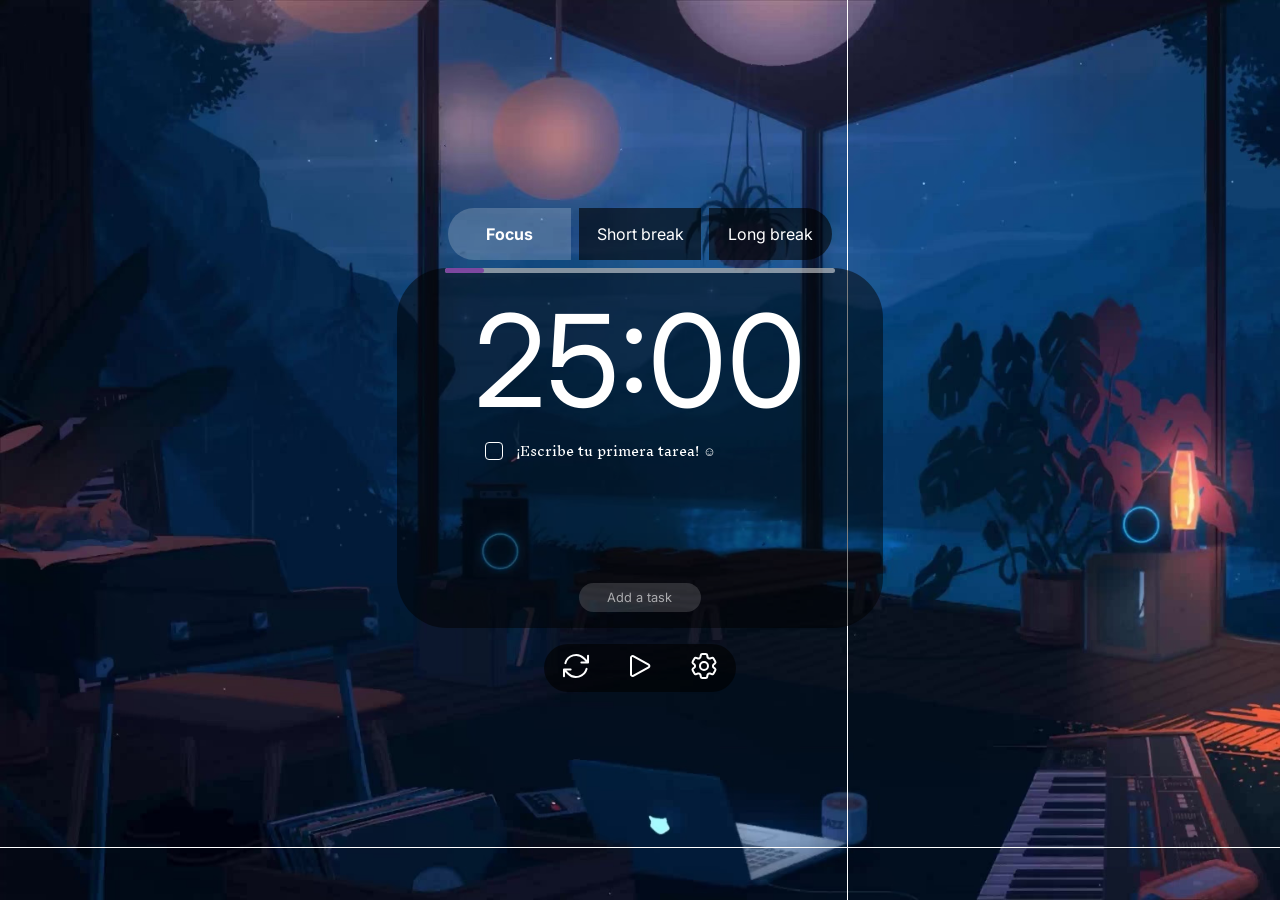
<file: client/index.html>
<!doctype html>
<html lang="en">
  <head>
    <link rel="stylesheet" href="src/style.css">
    <link href='https://fonts.googleapis.com/css?family=Inter' rel='stylesheet'>
    <link href="https://fonts.googleapis.com/css2?family=Inknut+Antiqua:wght@300;400;500;600;700;800;900&display=swap" rel="stylesheet">
    <meta name="viewport" content="width=device-width, initial-scale=1.0">

  </head>
  <body>
    <div class="default-background"></div>
    <main>
      <!-- OVERLAY -->
      <div class="config-overlay hidden" id="config-overlay"></div>

      <!-- MÓDULO DE CONFIGURACIÓN -->
      <section id="config-display" class="config-display hidden">
        <!-- <h2 class="config-title">Settings</h2> -->

        <section class="config-options">
          <button id="timer-settings-btn" class="selected">Pomodoro timer</button>
          <button id="sounds-settings-btn">Sounds</button>
          <button id="background-settings-btn">Background</button>
        </section>
        <div id="timer-settings">
          <div id="phaseTime-settings">
            <div id="config-focus">
              <p class="input-time-config-text">Pomodoro</p>
              <input id="input-pomodoro" class="input-timer"></input>
            </div>
            <div id="config-short-break">
              <p class="input-time-config-text">
                <span id="long-text-short-break">Short Break</span>
                <span id="short-text-short-break">Short</span>
              </p>
              <input id="input-short-break" class="input-timer"></input>
            </div>
            <div id="config-long-break">
              <p class="input-time-config-text">
                <span id="long-text-long-break">Long Break</span>
                <span id="short-text-long-break">Long</span>
              </p>
              <input id="input-long-break" class="input-timer"></input>
            </div>
          </div>
          <button id="save-timer-settings">Save</button>
          <div class="switch-container">
            <span class="switch-text">Auto Start Breaks</span>
            <input type="checkbox" id="auto-breaks">
            <label for="auto-breaks" class="switch-track"></label>
          </div>
          <div class="switch-container">
            <span class="switch-text">Auto Start Pomodoro</span>
            <input type="checkbox" id="auto-pomodoro">
            <label for="auto-pomodoro" class="switch-track"></label>
          </div>

          <div id="long-break-interval" class="switch-container">
            <label for="long-interval">Long Break Interval</label>
            <input id="long-interval" class="long-interval-input">
          </div>
        </div>
          
        <div id="sounds-settings" class="to-come-settings hidden">Coming soon...</div>
        <div id="background-settings" class="to-come-settings hidden">Coming soon...</div>

      </section>

      <!-- USUARIO -->
      <!-- <div class="user-circle"></div>
      <section class="user">
        <svg xmlns="http://www.w3.org/2000/svg" fill="none" viewBox="0 0 24 24" stroke-width="1.5" stroke="currentColor" class="size-6">
          <path stroke-linecap="round" stroke-linejoin="round" d="M15.75 6a3.75 3.75 0 1 1-7.5 0 3.75 3.75 0 0 1 7.5 0ZM4.501 20.118a7.5 7.5 0 0 1 14.998 0A17.933 17.933 0 0 1 12 21.75c-2.676 0-5.216-.584-7.499-1.632Z" />
        </svg>
      </section> -->
      <section class="session">
        <button id="focus-btn" class="active-phase">Focus</button>
        <button id="short-break-btn" class="inactive-phase">Short break</button>
        <button id="long-break-btn" class="inactive-phase">Long break</button>
      </section>
      <section class="timer-box">
        <div class="progress-bar">
          <div class="progress-made"></div>
        </div>
        
        <div class="time-display" id="time-display"></div>

        <section class="task-list">
          <ul id="task-list-ul"></ul>
        </section>
        <section class="add-task">
          <div class="add-task-form"></div>
        </section>
        <button id="add-task-btn">Add a task</button>
      </section>
      <div class="controls">
      <button class="restart-btn" id="restart-btn">
        <svg xmlns="http://www.w3.org/2000/svg" fill="none" viewBox="0 0 24 24" stroke-width="1.5" stroke="currentColor" class="size-6">
          <path stroke-linecap="round" stroke-linejoin="round" d="M16.023 9.348h4.992v-.001M2.985 19.644v-4.992m0 0h4.992m-4.993 0 3.181 3.183a8.25 8.25 0 0 0 13.803-3.7M4.031 9.865a8.25 8.25 0 0 1 13.803-3.7l3.181 3.182m0-4.991v4.99" />
        </svg>
      </button>
      <button class="start-btn" id="start-btn">
        <svg xmlns="http://www.w3.org/2000/svg" fill="none" viewBox="0 0 24 24" stroke-width="1.5" stroke="currentColor" class="size-6">
          <path stroke-linecap="round" stroke-linejoin="round" d="M5.25 5.653c0-.856.917-1.398 1.667-.986l11.54 6.347a1.125 1.125 0 0 1 0 1.972l-11.54 6.347a1.125 1.125 0 0 1-1.667-.986V5.653Z" />
        </svg>
      </button>
      <button class="pause-btn" id="pause-btn">
        <svg xmlns="http://www.w3.org/2000/svg" fill="none" viewBox="0 0 24 24" stroke-width="1.5" stroke="currentColor" class="size-6">
          <path stroke-linecap="round" stroke-linejoin="round" d="M15.75 5.25v13.5m-7.5-13.5v13.5" />
        </svg>
      </button>
      <button class="config-timer-btn" id="config-timer-btn">
        <svg xmlns="http://www.w3.org/2000/svg" fill="none" viewBox="0 0 24 24" stroke-width="1.5" stroke="currentColor" class="size-6">
          <path stroke-linecap="round" stroke-linejoin="round" d="M9.594 3.94c.09-.542.56-.94 1.11-.94h2.593c.55 0 1.02.398 1.11.94l.213 1.281c.063.374.313.686.645.87.074.04.147.083.22.127.325.196.72.257 1.075.124l1.217-.456a1.125 1.125 0 0 1 1.37.49l1.296 2.247a1.125 1.125 0 0 1-.26 1.431l-1.003.827c-.293.241-.438.613-.43.992a7.723 7.723 0 0 1 0 .255c-.008.378.137.75.43.991l1.004.827c.424.35.534.955.26 1.43l-1.298 2.247a1.125 1.125 0 0 1-1.369.491l-1.217-.456c-.355-.133-.75-.072-1.076.124a6.47 6.47 0 0 1-.22.128c-.331.183-.581.495-.644.869l-.213 1.281c-.09.543-.56.94-1.11.94h-2.594c-.55 0-1.019-.398-1.11-.94l-.213-1.281c-.062-.374-.312-.686-.644-.87a6.52 6.52 0 0 1-.22-.127c-.325-.196-.72-.257-1.076-.124l-1.217.456a1.125 1.125 0 0 1-1.369-.49l-1.297-2.247a1.125 1.125 0 0 1 .26-1.431l1.004-.827c.292-.24.437-.613.43-.991a6.932 6.932 0 0 1 0-.255c.007-.38-.138-.751-.43-.992l-1.004-.827a1.125 1.125 0 0 1-.26-1.43l1.297-2.247a1.125 1.125 0 0 1 1.37-.491l1.216.456c.356.133.751.072 1.076-.124.072-.044.146-.086.22-.128.332-.183.582-.495.644-.869l.214-1.28Z" />
          <path stroke-linecap="round" stroke-linejoin="round" d="M15 12a3 3 0 1 1-6 0 3 3 0 0 1 6 0Z" />
        </svg>
      </button>
    </div>
      
    </main> 

    <script type="module" src="./src/timer.js"></script>
    <script type="module" src="./src/tasks.js"></script>
  </body>
</html>
</file>
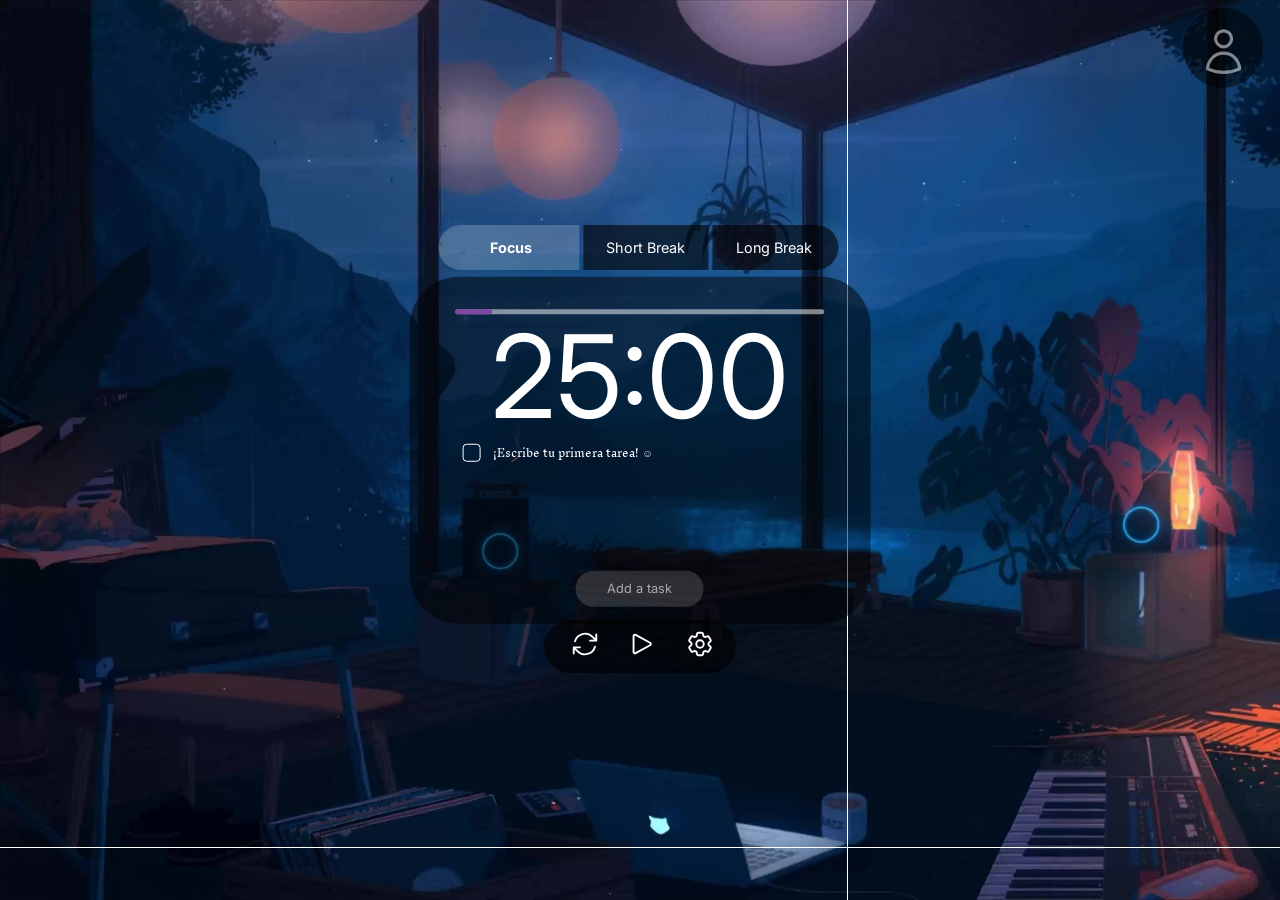
<file: docs/index.html>
<!doctype html>
<html lang="en">
  <head>
    <link rel="stylesheet" href="src/style.css">
    <link href='https://fonts.googleapis.com/css?family=Inter' rel='stylesheet'>
    <link href="https://fonts.googleapis.com/css2?family=Inknut+Antiqua:wght@300;400;500;600;700;800;900&display=swap" rel="stylesheet">
  </head>
  <body>
    <div class="default-background"></div>
    <main>
      <!-- OVERLAY -->
      <div class="config-overlay hidden" id="config-overlay"></div>

      <!-- MÓDULO DE CONFIGURACIÓN -->
      <section id="config-display" class="config-display hidden">
        <h2 class="config-title">Settings</h2>
        <section class="config-options">
          <button id="timer-settings-btn">Pomodoro timer</button>
          <button id="sounds-settings-btn">Sounds</button>
          <button id="background-settings-btn">Background</button>
        </section>
        <div id="timer-settings">
          <div id="input-minutes"></div>
        </div>
        <div id="sounds-settings" class="hidden"></div>
        <div id="background-settings" class="hidden"></div>
      </section>
      <div class="user-circle"></div>
      <section class="user">
        <svg xmlns="http://www.w3.org/2000/svg" fill="none" viewBox="0 0 24 24" stroke-width="1.5" stroke="currentColor" class="size-6">
          <path stroke-linecap="round" stroke-linejoin="round" d="M15.75 6a3.75 3.75 0 1 1-7.5 0 3.75 3.75 0 0 1 7.5 0ZM4.501 20.118a7.5 7.5 0 0 1 14.998 0A17.933 17.933 0 0 1 12 21.75c-2.676 0-5.216-.584-7.499-1.632Z" />
        </svg>
      </section>
      <section class="session">
        <button id="focus-btn" class="active-phase">Focus</button>
        <button id="short-break-btn" class="inactive-phase">Short Break</button>
        <button id="long-break-btn" class="inactive-phase">Long Break</button>
      </section>
      <section class="timer-box-container">
        <section class="timer-box">
          <div class="progress-bar">
            <div class="progress-made"></div>
          </div>
          
          <div class="time-display" id="time-display"></div>

          <section class="task-list">
            <ul id="task-list-ul"></ul>
          </section>
          <section class="add-task">
            <div class="add-task-form"></div>
          </section>
          <button id="add-task-btn">Add a task</button>
        </section>
        <div class="controls">
        <button class="restart-btn" id="restart-btn">
          <svg xmlns="http://www.w3.org/2000/svg" fill="none" viewBox="0 0 24 24" stroke-width="1.5" stroke="currentColor" class="size-6">
            <path stroke-linecap="round" stroke-linejoin="round" d="M16.023 9.348h4.992v-.001M2.985 19.644v-4.992m0 0h4.992m-4.993 0 3.181 3.183a8.25 8.25 0 0 0 13.803-3.7M4.031 9.865a8.25 8.25 0 0 1 13.803-3.7l3.181 3.182m0-4.991v4.99" />
          </svg>
        </button>
        <button class="start-btn" id="start-btn">
          <svg xmlns="http://www.w3.org/2000/svg" fill="none" viewBox="0 0 24 24" stroke-width="1.5" stroke="currentColor" class="size-6">
            <path stroke-linecap="round" stroke-linejoin="round" d="M5.25 5.653c0-.856.917-1.398 1.667-.986l11.54 6.347a1.125 1.125 0 0 1 0 1.972l-11.54 6.347a1.125 1.125 0 0 1-1.667-.986V5.653Z" />
          </svg>
        </button>
        <button class="pause-btn" id="pause-btn">
          <svg xmlns="http://www.w3.org/2000/svg" fill="none" viewBox="0 0 24 24" stroke-width="1.5" stroke="currentColor" class="size-6">
            <path stroke-linecap="round" stroke-linejoin="round" d="M15.75 5.25v13.5m-7.5-13.5v13.5" />
          </svg>
        </button>
        <button class="config-timer-btn" id="config-timer-btn">
          <svg xmlns="http://www.w3.org/2000/svg" fill="none" viewBox="0 0 24 24" stroke-width="1.5" stroke="currentColor" class="size-6">
            <path stroke-linecap="round" stroke-linejoin="round" d="M9.594 3.94c.09-.542.56-.94 1.11-.94h2.593c.55 0 1.02.398 1.11.94l.213 1.281c.063.374.313.686.645.87.074.04.147.083.22.127.325.196.72.257 1.075.124l1.217-.456a1.125 1.125 0 0 1 1.37.49l1.296 2.247a1.125 1.125 0 0 1-.26 1.431l-1.003.827c-.293.241-.438.613-.43.992a7.723 7.723 0 0 1 0 .255c-.008.378.137.75.43.991l1.004.827c.424.35.534.955.26 1.43l-1.298 2.247a1.125 1.125 0 0 1-1.369.491l-1.217-.456c-.355-.133-.75-.072-1.076.124a6.47 6.47 0 0 1-.22.128c-.331.183-.581.495-.644.869l-.213 1.281c-.09.543-.56.94-1.11.94h-2.594c-.55 0-1.019-.398-1.11-.94l-.213-1.281c-.062-.374-.312-.686-.644-.87a6.52 6.52 0 0 1-.22-.127c-.325-.196-.72-.257-1.076-.124l-1.217.456a1.125 1.125 0 0 1-1.369-.49l-1.297-2.247a1.125 1.125 0 0 1 .26-1.431l1.004-.827c.292-.24.437-.613.43-.991a6.932 6.932 0 0 1 0-.255c.007-.38-.138-.751-.43-.992l-1.004-.827a1.125 1.125 0 0 1-.26-1.43l1.297-2.247a1.125 1.125 0 0 1 1.37-.491l1.216.456c.356.133.751.072 1.076-.124.072-.044.146-.086.22-.128.332-.183.582-.495.644-.869l.214-1.28Z" />
            <path stroke-linecap="round" stroke-linejoin="round" d="M15 12a3 3 0 1 1-6 0 3 3 0 0 1 6 0Z" />
          </svg>
        </button>
      </div>
      </section>
      
    </main> 

    <script type="module" src="./src/timer.js"></script>
    <script type="module" src="./src/tasks.js"></script>
  </body>
</html>
</file>
<file: client/src/style.css>
body {
    margin: 0;
}

main {
    display: flex;
    flex-direction: column;
    align-items: center;
    height: 100vh;
    justify-content: center;
}

.default-background {
    background-image: url("/assets/default-background.avif");
    position: fixed;
    top: 0;
    left: 0;
    width: 100vw;
    height: 100vh;  
    background-size: cover;
    z-index: -1;   
}


.user-circle {
    /* position: absolute; */
    width: 80px;
    height: 80px;
    background-color: black;
    border-radius: 100px;
    opacity: 50%;
    margin-left: 91.8vw;
}

.user {
    /* position: absolute; */
    width: 4vw;
    height: 4vh;
    color: white;
    opacity: 50%;
    margin-left: 93vw;
    margin-top: 2vh;
}


.session {
    display: flex;
    flex-direction: row;
    align-items: center;
    justify-content: space-between;
    gap: 0.5rem;
    padding-left: 1rem;
    padding-right: 1rem;
    width: 30%;
    max-width: 500px;
    font-size: 1em;
    font-family: "Inter";
    color: white;
    margin-bottom: 0.5rem;
}

#focus-btn { 
    flex: 1;
    border-top-left-radius: 100px;
    border-bottom-left-radius: 100px;
    text-align: center;
    padding-top: 1rem;
    padding-bottom: 1rem;
}


#short-break-btn { 
    flex: 1;
    text-align: center;
    padding-top: 1rem;
    padding-bottom: 1rem;
    width: 20%;
}

#long-break-btn { 
    flex: 1;
    border-top-right-radius: 100px;
    border-bottom-right-radius: 100px;
    text-align: center;
    padding-top: 1rem;
    padding-bottom: 1rem;
    width: 20%;
}



.active-phase {
    all: unset;
    cursor: pointer;
    background-color: rgba(255, 255, 255, 0.2);
    font-weight: 700;
}

.inactive-phase {
    all: unset;
    cursor: pointer;
    background-color: rgba(0, 0, 0, 0.6);   
}



.timer-box {
    display: flex;
    flex-direction: column;
    align-items: center;
    color: white;
    background-color: rgba(0, 0, 0, 0.5);
    border-radius: 50px;
    width: 38%;
    max-width: 600px;
    min-width: 300px;
    aspect-ratio: 5 / 3;
}

.progress-bar {
    width: 80%;
    height: 1.5%;
    background-color: white;
    border-radius: 100px;
    opacity: 50%;
} 

.progress-made {
    background-color: #ED6AFF;
    width: 10%;
    height: 100%;
    border-radius: 100px;
}


.time-display {
    display: flex;
    flex-direction: row;
    align-items: center;
    font-size: clamp(1rem, 8rem, 9em);
    font-family: "Inter";
    margin-top: 2%;
    justify-content: center;
}







/* ---------------------------- TAREAS -----------------------------*/
.task-list {
    display: flex;
    flex-direction: column;
    width: 80%;
    height: 15vh;
    overflow-y: auto;   
}

/* Scrollbar de task list */
.task-list::-webkit-scrollbar {
    width: 6px; /* grosor */
    background-color: rgba(255, 255, 255, 0.2);
    border-radius: 20px;
}

.task-list::-webkit-scrollbar-track {
    background: transparent; /* fondo */
}

.task-list::-webkit-scrollbar-thumb {
    background-color: rgba(255, 255, 255, 0.3); /* color barra */
    border-radius: 10px;
}

.task-list::-webkit-scrollbar-thumb:hover {
    background-color: rgba(255, 255, 255, 0.5);
}


#task-list-ul {
    list-style: none;
    margin-top: 0;
    margin-right: 4vw;
}

#task-list-ul li {
    overflow: visible;
    display: flex;
    flex-direction: row;
    align-items: center;
    margin-bottom: 0.2vh;
}

#task-list-ul li:hover:not(.li-new-task) {
    background-color: rgba(255, 255, 255, 0.2);
    border-radius: 50px;
}

#task-list-ul li:hover .task-options-btn {
    visibility: visible;
}

.li-hover-persistent {
    background-color: rgba(255, 255, 255, 0.2);
    border-radius: 50px;
}

.task-options-btn:hover {
    visibility: visible;
}

.task-text {
    font-family: "Inknut Antiqua";
    font-weight: 200;
    font-size: clamp(0.5em, 0.8em, 1em);
    line-height: 1em;
}

.task-checkbox {
    flex: 0 0 auto;
    vertical-align: middle;
    content: "";
    width: 1rem;
    aspect-ratio: 1 / 1;
    border-style: solid;
    border-width: 1px;
    border-color: white;
    border-radius: 4px; 
    margin-right: 1vw;
    cursor: pointer;
    align-items: flex-start;
}

.task-options-btn {
    all: unset;
    cursor: pointer;
    margin-left: auto;
    margin-right: 0.5vw;
    padding-left: 0.5vw;
    padding-bottom: 0.7vh;
    border-radius: 100px;
    height: 20px;
    width: 20px;
    visibility: hidden;
}

.task-options-menu {
    /* position: absolute;  */
    left: 87%;
    background-color: rgba(255, 255, 255, 0.2);
    border-radius: 20px;
    z-index: 100;
    width: 6em;
}

.task-delete-option {
    font-family: "Inknut Antiqua";
    font-size: 0.8em;
    color: white;
    cursor: pointer;
    padding-left: 1em;
    padding-right: 1em;
    transition: background-color 0.2s ease;
}

.task-delete-option:hover {
    background-color: rgba(255, 255, 255, 0.15);
}


.task-completed-checkbox::after {
    content: "✓"; /* También puedes usar ✓ o cualquier otro símbolo */
    color: white;
    opacity: 60%;
    font-size: 1em;
    display: block;
    text-align: center;
    line-height: 1.2em; /* Igual que el alto del span para centrarlo */
}

.task-completed-text {
    color: rgba(255, 255, 255, 0.6);
    /* position: relative; */
    font-style: italic;
    font-weight: 100;
}
.task-completed-text::after {
    content: "";
    /* position: absolute; */
    top: 50%;  
    left: 0%;
    width: 100%;
    height: 1px;  
    background-color: white; 
    z-index: 1; 
}


#add-task-btn {
    all: unset;
    cursor: pointer;

    width: 25%;
    aspect-ratio: 4 / 1;


    background-color: rgba(255, 255, 255, 0.15); /*Color del botón*/
    color: rgba(255, 255, 255, 0.6);  /*Color de texto*/
    border-radius: 100px;
    font-size: 0.8em;
    font-family: "Inter";
    text-align: center;
    margin-bottom: 1rem;
    margin-top: 1rem;
}

#add-task-btn:hover {
    background-color: rgba(255, 255, 255, 0.4); /*Color del botón*/
    font-weight: 600;
    color: white;
}



.task-text-input {
    all: unset;
    font-family: "Inknut Antiqua";
    font-weight: 200;
    font-size: clamp(0.5em, 0.8em, 1em);
    color: white;
    background: transparent;
    border: none;
    border-bottom: 0.5px solid rgba(255, 255, 255, 0.5);
    line-height: 1em; /* Haz que coincida con .task-text */
    width: 80%;
    max-width: 80%;
}
.task-text-input:focus {
    border-bottom: 0.5px solid rgba(255, 255, 255, 0.5);
}



/* TIMER BUTTONS */
.controls { /* Controls container*/
    display: flex;
    flex-direction: row;
    align-items: center;
    justify-content: center;
    color: white;
    background-color: rgba(0, 0, 0, 0.6);
    width: 15%;
    max-width: 200px;
    aspect-ratio: 4 / 1;
    border-radius: 100px;
    margin-top: 1rem;
    gap: 2rem;
}

.restart-btn,
.start-btn,
.pause-btn,
.config-timer-btn {
    background: none;
    border: none;
    outline: none;
    padding: 0;
    margin: 0;
    font: inherit; /* mantiene tipografía del contenedor */
    color: inherit; /* mantiene color del contenedor */
    cursor: pointer;
}
    

.restart-btn {
    flex: 1;
    width: 5%;
    padding-left: 1rem;
}

.start-btn {
    flex: 1;
}

.pause-btn {
    flex: 1;
    display: none;
}

.config-timer-btn {
    flex: 1;
    padding-right: 1rem;
}

.config-display {
    position: fixed;
    display: flex;
    flex-direction: row;
    align-items: center;
    justify-content: center;
    width: clamp(10em, 50%, 45rem);
    height: clamp(25em, 40%, 30rem);
    background-color: rgba(0, 0, 0, 0.3);
    color: white;
    z-index: 1000;
    font-family: "Inter";
    font-size: small;

    border-radius: 60px;
}

#short-text-short-break {
    display: none;
}

#short-text-long-break {
    display: none;
}
.config-title {
    position: fixed;
    font-size: clamp(0.2em, 2em, 3rem);

}
.config-overlay {
    position: fixed;
    width: 100vw;
    height: 100vh;
    backdrop-filter: blur(10px); 
    background-color: rgba(0, 0, 0, 0.3);
    z-index: 999;
}

.hidden {
    display: none;
    visibility: hidden;
}

/* Menú de configuración */
.config-options {
    width: 35%;
    height: fit-content;
    border-right: 2px solid rgba(255, 255, 255, 0.6);
    margin-left: 2em;
}

/* Botones del menú de configuración  */
.config-options button{
    all: unset;
    cursor: pointer;
    display: block;
    padding-top: 5%;
    padding-bottom: 5%;
    padding-left: 8%;
    padding-right: 2%;
    width: 100%;
    margin-bottom: 2%;
}

.config-options button:hover {
    background-color: rgba(255, 255, 255, 0.3);
    border-radius: 80px;
    width: 80%;
}

#timer-settings {
    position: relative;
    display: flex;
    flex-direction: column;
    left: 10%;
    gap: 0px;
}

#phaseTime-settings {
    display: flex;
    width: 80%;
    height: 30%;

    
}

#config-minutes {
    margin-left: 5%;
    margin-top: 5%;
    width: 20%;
}

#config-seconds {
    margin-left: 6%;
    margin-top: 5%;
    width: 20%;
}

.input-time-config-text {
    margin-bottom: 0%;
    font-family: "Inknut Antiqua";
    font-size: 300;
    margin-left: 10%;
}

.input-timer {
    all: unset;
    border: 1px solid rgba(255, 255, 255, 0.5);
    width: 50%;
    border-radius: 8px;
    font-size: large;
    margin-top: 0%;
    text-align: center;
    margin-left: 20%;
    padding-top: 5%;
    padding-bottom: 5%;
    
}

.config-options button.selected {
    background-color: rgba(255, 255, 255, 0.1);
    border-radius: 80px;
    width: 80%;
}

.config-options button.selected:hover{
    background-color: rgba(255, 255, 255, 0.3);
    border-radius: 80px;
    width: 80%;
}

#save-timer-settings {
    all: unset;
    cursor: pointer;
    width: 20%;
    height: 10%;
    background-color: rgba(255, 255, 255, 0.1);
    font-family: "Inknut Antiqua";
    font-size: 100;
    text-align: center;
    border-radius: 20px;
    margin-left: 30%;
    margin-bottom: 5%;
    margin-top: 2%;
}

#save-timer-settings:hover {
    background-color: rgba(255, 255, 255, 0.4);
}

.config-timer-option {
    top: 45%;
    margin-left: 5%;
    font-family: "Inknut Antiqua";
}

.long-interval-input {
    all: unset;
    border: 1px solid rgba(255, 255, 255, 0.5);
    width: 2.5em;
    height: 2em;
    border-radius: 8px;
    font-size: 150;
    text-align: center;
    font-family:"Inter";
}

#auto-breaks {
    position: relative;
    margin-top: 5%;
}

.switch-container {
    display: flex;
    align-items: center;
    justify-content: space-between;
    width: 70%;
    font-family: "Inknut Antiqua";
}

.switch-container input[type="checkbox"] {
    /* position: absolute; */
    opacity: 0;
    width: 0;
    height: 0;
    margin-right: 0;
}

.switch-track {
    width: 45px;
    height: 24px;
    background-color: #ccc;
    border-radius: 999px;
    position: relative;
    cursor: pointer;
    transition: background-color 0.2s;
}

.switch-track::after {
    content: "";
    position: absolute;
    top: 2px;
    left: 2px;
    width: 20px;
    height: 20px;
    background-color: white;
    border-radius: 50%;
    transition: transform 0.2s;
}

/* Estado ON */
input[type="checkbox"]:checked + .switch-track {
    background-color: #4caf50;
}

input[type="checkbox"]:checked + .switch-track::after {
    transform: translateX(20px);
}


.to-come-settings {
    position: absolute;
    font-family: "Inknut Antiqua";
    font-size: large;
}

/* Para móviles */
@media (max-width: 500px) {
    .session {
        width: 80%;
        gap: 0.2rem;
        font-size: 0.7rem;
    }

    
    .controls {
        width: 100%;
        aspect-ratio: 5 / 1;
    }

    .time-display {
        font-size: 5em;
    }
    
    .task-text {
        font-size: 0.5em;
    }

    .task-text-input {
        font-size: 0.5em;
    }

    #add-task-btn {
        width: 40%;
    }

    .config-display {
        width: 100%;
        height: 60%;
    }

    .config-options {
        margin-left: 1em;
        font-size: x-small;
        padding-right: 1em;
    }

    #short-text-short-break {
        display: inline;
    }

    #short-text-long-break {
        display: inline;
    }

    #long-text-short-break {
        display: none;
    }

    #long-text-long-break {
        display: none;
    }

}

@media (min-width: 501px) and (max-width: 767px) {
    .session {
        width: 60%;
    }

    .timer-box {
        width: 80%;
    }

    .controls {
        width: 40%;
        aspect-ratio: 5 / 1;
    }

    .time-display {
        font-size: 7em;
    }

    .task-text {
        font-size: clamp(0.2em, 0.6em, 0.6em);
    }

    #add-task-btn {
        margin-top: 2rem;
    }

    .task-text-input {
        font-size: clamp(0.2em, 0.6em, 0.6em);
    }

    .config-display {
        width: 100%;
        height: 60%;
    }

    
}


/* Para tablets */
@media (min-width: 768px) and (max-width: 1023px) {
    .session {
        width: 50%;
        gap: 0.3rem;
    }

    .timer-box {
        width: 70%;
    }


    .controls {
        width: 30%;
        aspect-ratio: 5 / 1;
    }

    .config-display {
        width: 80%;
        height: 60%;
    }
}
</file>
<file: docs/src/style.css>
.default-background {
    background-image: url("/assets/default-background.avif");
    position: fixed;
    top: 0;
    left: 0;
    width: 100vw;
    height: 100vh;  
    background-size: cover;
    z-index: -1;   
}


.user-circle {
    position: absolute;
    width: 80px;
    height: 80px;
    background-color: black;
    border-radius: 100px;
    opacity: 50%;
    margin-left: 91.8vw;
}

.user {
    position: absolute;
    width: 4vw;
    height: 4vh;
    color: white;
    opacity: 50%;
    margin-left: 93vw;
    margin-top: 2vh;
}

.session {
    position: absolute;
    width: 31.5vw;
    height: 5vh;
    top: 25%;
    left: 50%;
    transform: translate(-50%);
    z-index: 100;
}

#focus-btn { 
    position: relative;
    color: white;
    width: 7vw;
    height: 5vh;
    border-top-left-radius: 100px;
    border-bottom-left-radius: 100px;
    font-size: 0.9em;
    font-family: "Inter";
    padding-left: 4vw;
}

#short-break-btn { 
    position: relative;
    color: white;
    width: 7vw;
    height: 5vh;
    font-size: 0.9em;
    font-family: "Inter";
    padding-left: 1.8vw;
    padding-right: 1vw;
}

#long-break-btn { 
    position: relative;
    color: white;
    width: 8vw;
    height: 5vh;
    border-top-right-radius: 100px;
    border-bottom-right-radius: 100px;
    font-size: 0.9em;
    font-family: "Inter";
    padding-left: 1.8vw;
}



.active-phase {
    all: unset;
    cursor: pointer;
    background-color: rgba(255, 255, 255, 0.2);
    font-weight: 700;
}

.inactive-phase {
    all: unset;
    cursor: pointer;
    background-color: rgba(0, 0, 0, 0.6);   
}

.timer-box-container {
    position: absolute;
    color: white;
    top: 50%;
    left: 50%;
    transform: translate(-50%, -50%);
    width: clamp(5em, 60vw, 65rem);
    height: 70vh; 
}

.timer-box {
    position: relative;
    background-color: rgba(0, 0, 0, 0.5);
    border-radius: 50px;
    width: 60%;
    height: 55%;    

    top: 50%;
    left: 50%;
    transform: translate(-50%, -50%);
    
}

.progress-bar {
    position: relative;
    width: 80%;
    height: 1.5%;
    background-color: white;
    border-radius: 100px;
    opacity: 50%;
    top: 10%;
    left: 50%;
    transform: translate(-50%, -50%);
} 

.progress-made {
    position: relative;
    background-color: #ED6AFF;
    width: 10%;
    height: 100%;
    border-radius: 100px;
}


.time-display {
    z-index: 100;
    position: relative;
    display: flex;
    align-items: center;
    font-size: clamp(1rem, 9vw, 9em);
    font-family: "Inter";
    top: 7%;
    justify-content: center;
}







/* ---------------------------- TAREAS -----------------------------*/
.task-list {
    position: relative;
    max-height: 23%;
    overflow-y: auto;
    top: 5%;
    max-width: 100%;
}

/* Scrollbar de task list */
.task-list::-webkit-scrollbar {
    margin-right: 1vw;
}

#task-list-ul {
    list-style: none;
    margin-top: 0;
    margin-right: 4vw;
}

#task-list-ul li {
    overflow: visible;
    display: flex;
    align-items: center;
    margin-bottom: 0.2vh;
}

#task-list-ul li:hover:not(.li-new-task) {
    background-color: rgba(255, 255, 255, 0.2);
    border-radius: 50px;
}

#task-list-ul li:hover .task-options-btn {
    visibility: visible;
}

.li-hover-persistent {
    background-color: rgba(255, 255, 255, 0.2);
    border-radius: 50px;
}

.task-options-btn:hover {
    visibility: visible;
}

.task-text {
    font-family: "Inknut Antiqua";
    font-weight: 200;
    font-size: clamp(0.2em, 0.8vw, 0.8rem);
    line-height: 1em;
}

.task-checkbox {
    display: inline-block;
    vertical-align: middle;
    content: "";
    width: 1em;
    height: 1em;
    border-style: solid;
    border-width: 1px;
    border-color: white;
    border-radius: 4px; 
    margin-right: 1vw;
    margin-left: 1vw;
    cursor: pointer;
}

.task-options-btn {
    all: unset;
    cursor: pointer;
    margin-left: auto;
    margin-right: 0.5vw;
    padding-left: 0.5vw;
    padding-bottom: 0.7vh;
    border-radius: 100px;
    height: 20px;
    width: 20px;
    visibility: hidden;
}

.task-options-menu {
    position: absolute; /* Cambiamos a absolute para posicionarlo respecto al li */
    left: 87%;
    background-color: rgba(255, 255, 255, 0.2);
    border-radius: 20px;
    z-index: 100;
    width: 6em;
}

.task-delete-option {
    font-family: "Inknut Antiqua";
    font-size: 0.8em;
    color: white;
    cursor: pointer;
    padding-left: 1em;
    padding-right: 1em;
    transition: background-color 0.2s ease;
}

.task-delete-option:hover {
    background-color: rgba(255, 255, 255, 0.15);
}


.task-completed-checkbox::after {
    content: "✓"; /* También puedes usar ✓ o cualquier otro símbolo */
    color: white;
    opacity: 60%;
    font-size: 1em;
    display: block;
    text-align: center;
    line-height: 1.2em; /* Igual que el alto del span para centrarlo */
}

.task-completed-text {
    color: rgba(255, 255, 255, 0.6);
    position: relative;
    font-style: italic;
    font-weight: 100;
}
.task-completed-text::after {
    content: "";
    position: absolute;
    top: 50%;  
    left: 0%;
    width: 100%;
    height: 1px;  
    background-color: white; 
    z-index: 1; 
}


#add-task-btn {
    all: unset;
    cursor: pointer;

    width: 10vw;
    height: 4vh;

    position: absolute;
    top: 90%;
    left: 50%;
    transform: translate(-50%, -50%);

    background-color: rgba(255, 255, 255, 0.15); /*Color del botón*/
    color: rgba(255, 255, 255, 0.6);  /*Color de texto*/
    border-radius: 100px;
    font-size: 0.8em;
    font-family: "Inter";
    text-align: center;
}

#add-task-btn:hover {
    background-color: rgba(255, 255, 255, 0.4); /*Color del botón*/
    font-weight: 600;
    color: white;
}



.task-text-input {
    all: unset;
    font-family: "Inknut Antiqua";
    font-weight: 200;
    font-size: clamp(0.2em, 0.8vw, 0.8rem);
    color: white;
    background: transparent;
    border: none;
    border-bottom: 0.5px solid rgba(255, 255, 255, 0.5);
    line-height: 1em; /* Haz que coincida con .task-text */
    width: 80%;
    max-width: 80%;
}
.task-text-input:focus {
    border-bottom: 0.5px solid rgba(255, 255, 255, 0.5);
}



/* TIMER BUTTONS */
.controls { /* Controls container*/
    position: relative;
    color: white;
    background-color: rgba(0, 0, 0, 0.6);
    width: 25%;
    height: 8.5%;
    border-radius: 100px;
    left: 50%;
    transform: translate(-50%);
    margin-top: 18%;
}

.restart-btn {
    all: unset;
    cursor: pointer;
    z-index: 9999;
    position: absolute;
    width: 30px;
    height: 30px;
    padding-top: 1vh;
    margin-left: 2vw;
}

.start-btn {
    all: unset;
    cursor: pointer;
    z-index: 9999;
    position: absolute;
    width: 30px;
    height: 30px;
    padding-top: 1vh;
    margin-left: 6.5vw;
}

.pause-btn {
    all: unset;
    cursor: pointer;
    z-index: 9999;
    position: absolute;
    width: 30px;
    height: 30px;
    padding-top: 1vh;
    margin-left: 6.5vw;
    visibility: hidden;
}

.config-timer-btn {
    all: unset;
    cursor: pointer;
    z-index: 100;
    position: absolute;
    width: 30px;
    height: 30px;
    padding-top: 1vh;
    margin-left: 11vw;
}

.config-display {
    position: fixed;
    width: clamp(10em, 60%, 45rem);
    height: clamp(25em, 40%, 30rem);
    background-color: white;
    z-index: 1000;
    font-family: "Inter";
    top: 50%;
    left: 50%;
    transform: translate(-50%, -50%);

    border-radius: 60px;
}

.config-title {
    font-size: clamp(0.2em, 2vw, 3rem);

}
.config-overlay {
    position: fixed;
    top: 0;
    left: 0;
    width: 100vw;
    height: 100vh;
    backdrop-filter: blur(5px); 
    background-color: rgba(0, 0, 0, 0.3);
    z-index: 999;
}

.hidden {
    display: none;
}
</file>
